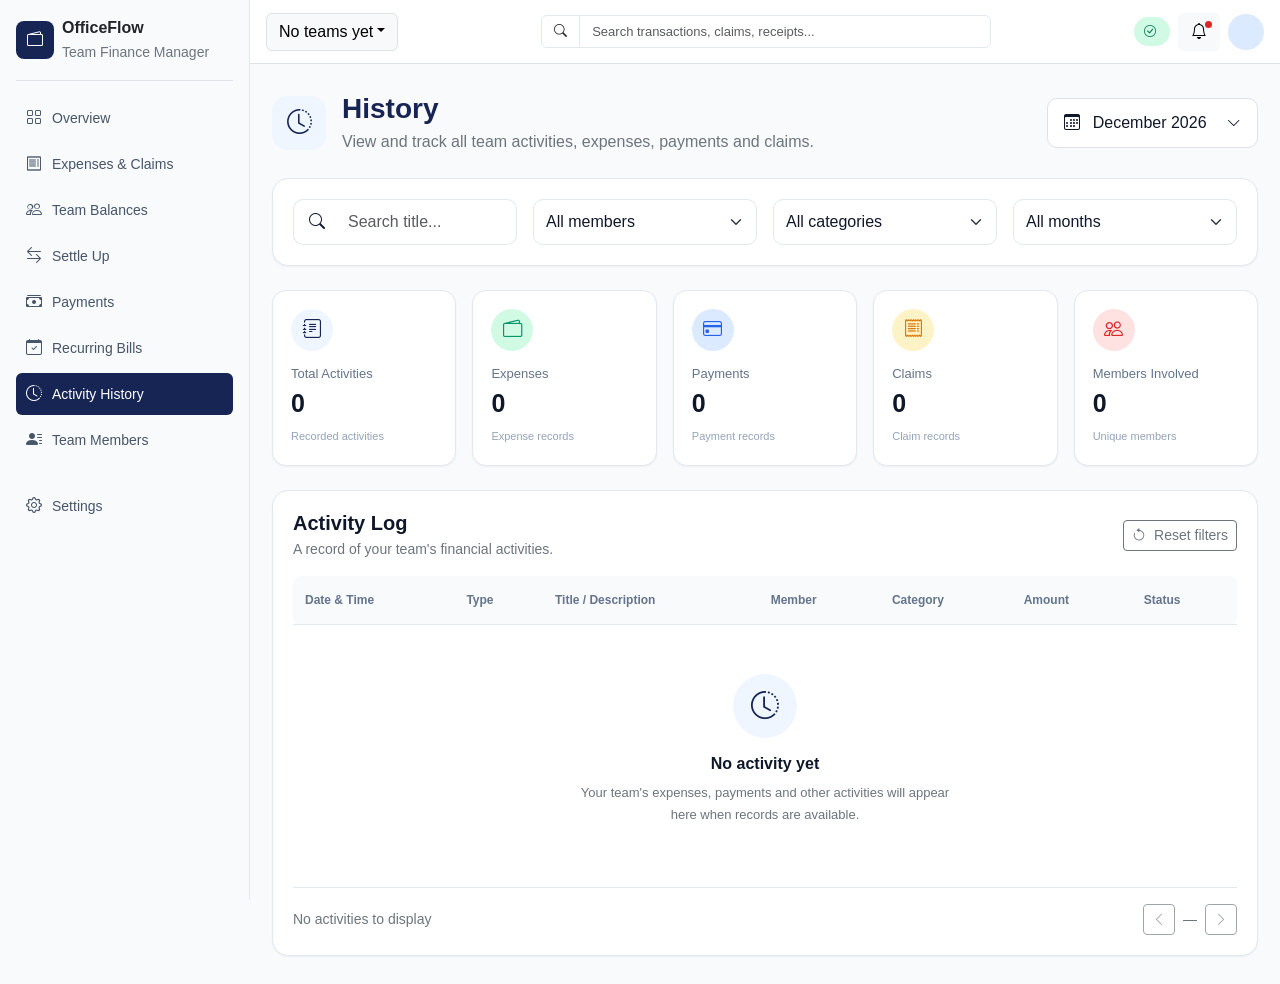
<file: pages/history.html>
<!doctype html>
<html lang="en">
  <head>
    <meta charset="UTF-8" />
    <meta name="viewport" content="width=device-width, initial-scale=1.0" />
    <meta
      name="description"
      content="OfficeFlow - track shared office expenses, claims and petty cash."
    />
    <title>OfficeFlow - Activity History</title>
    <link
      href="https://cdn.jsdelivr.net/npm/bootstrap@5.3.3/dist/css/bootstrap.min.css"
      rel="stylesheet"
    />
    <link
      href="https://cdn.jsdelivr.net/npm/bootstrap-icons@1.11.3/font/bootstrap-icons.min.css"
      rel="stylesheet"
    />
    <link rel="stylesheet" href="../css/main.css" />
    <link rel="stylesheet" href="../css/pages.css" />
  </head>

  <body>
    <div class="d-flex">
      <!-- SIDEBAR -->
      <aside
        class="offcanvas-lg offcanvas-start sidebar"
        tabindex="-1"
        id="sidebar"
        aria-label="Main navigation"
      >
        <div class="offcanvas-body d-flex flex-column p-3">
          <div
            class="sidebar-brand d-flex align-items-center gap-2 border-bottom pb-3 mb-3"
          >
            <a
              href="../index.html"
              class="d-flex align-items-center gap-2 text-decoration-none text-dark"
            >
              <span class="brand-icon"><i class="bi bi-wallet2"></i></span>
              <span>
                <strong class="d-block">OfficeFlow</strong>
                <small class="text-secondary">Team Finance Manager</small>
              </span>
            </a>
            <button
              type="button"
              class="btn-close d-lg-none"
              data-bs-dismiss="offcanvas"
              data-bs-target="#sidebar"
              aria-label="Close menu"
            ></button>
          </div>

          <nav
            class="nav nav-pills flex-column gap-1"
            aria-label="Main navigation"
          >
            <a href="../index.html" class="nav-link">
              <i class="bi bi-grid"></i>
              <span>Overview</span>
            </a>

            <a href="expenses.html" class="nav-link">
              <i class="bi bi-receipt"></i>
              <span>Expenses &amp; Claims</span>
            </a>

            <a href="balances.html" class="nav-link">
              <i class="bi bi-people"></i>
              <span>Team Balances</span>
            </a>

            <a href="settle-up.html" class="nav-link">
              <i class="bi bi-arrow-left-right"></i>
              <span>Settle Up</span>
            </a>

            <a href="payments.html" class="nav-link">
              <i class="bi bi-cash-stack"></i>
              <span>Payments</span>
            </a>

            <a href="recurring-bills.html" class="nav-link">
              <i class="bi bi-calendar-check"></i>
              <span>Recurring Bills</span>
            </a>

            <a href="history.html" class="nav-link active" aria-current="page">
              <i class="bi bi-clock-history"></i>
              <span>Activity History</span>
            </a>

            <a href="members.html" class="nav-link">
              <i class="bi bi-person-lines-fill"></i>
              <span>Team Members</span>
            </a>
          </nav>

          <div class="mt-auto pt-4">
            <a href="settings.html" class="nav-link mb-3">
              <i class="bi bi-gear"></i>
              <span>Settings</span>
            </a>
          </div>
        </div>
      </aside>

      <div id="notificationArea" aria-live="polite" aria-atomic="true"></div>

      <div class="main-content flex-grow-1">
        <nav
          class="navbar bg-white border-bottom px-3 py-2 sticky-top"
          aria-label="Top bar"
        >
          <div class="container-fluid gap-2 p-0">
            <button
              class="btn btn-outline-secondary d-lg-none border-0"
              type="button"
              data-bs-toggle="offcanvas"
              data-bs-target="#sidebar"
              aria-controls="sidebar"
              aria-label="Open navigation menu"
            >
              <i class="bi bi-list fs-3"></i>
            </button>

            <div class="dropdown">
              <button
                class="btn btn-light border dropdown-toggle"
                data-bs-toggle="dropdown"
                type="button"
                id="teamSelector"
              >
                Select a team
              </button>
              <ul class="dropdown-menu" id="teamList"></ul>
            </div>

            <form class="search-form flex-grow-1" role="search">
              <div class="input-group">
                <span class="input-group-text bg-white"
                  ><i class="bi bi-search"></i
                ></span>
                <input
                  type="search"
                  name="q"
                  class="form-control"
                  placeholder="Search transactions, claims, receipts..."
                  aria-label="Search transactions"
                />
              </div>
            </form>

            <div class="d-flex align-items-center gap-2">
              <span class="badge rounded-pill balance-badge">
                <i class="bi bi-check-circle me-1"></i>
                <span class="balance-text">System Balanced (₦0.00)</span>
              </span>
              <button
                type="button"
                class="btn btn-light position-relative"
                aria-label="Notifications"
              >
                <i class="bi bi-bell"></i>
                <span class="notification-dot"></span>
              </button>
              <button
                type="button"
                class="profile-avatar"
                aria-label="User profile"
              ></button>
            </div>
          </div>
        </nav>

        <main class="container-fluid" id="pageContent">
          <section class="history-page">
            <!-- Page heading -->
            <div
              class="d-flex flex-wrap justify-content-between align-items-center gap-3 mb-4"
            >
              <div class="d-flex align-items-center gap-3">
                <div class="history-heading-icon">
                  <i class="bi bi-clock-history"></i>
                </div>

                <div>
                  <h1 class="h3 fw-bold mb-1">History</h1>
                  <p class="text-secondary mb-0">
                    View and track all team activities, expenses, payments and
                    claims.
                  </p>
                </div>
              </div>

              <button
                class="btn btn-light border history-date-btn"
                type="button"
              >
                <i class="bi bi-calendar3 me-2"></i>
                <span id="historyCurrentMonth">Current month</span>
                <i class="bi bi-chevron-down ms-3 small"></i>
              </button>
            </div>

            <!-- Search and filters -->
            <div class="history-filter-panel mb-4">
              <div class="row g-3">
                <div class="col-12 col-md-6 col-xl-3">
                  <label class="visually-hidden" for="historySearch">
                    Search history
                  </label>
                  <div class="input-group history-input-group">
                    <span class="input-group-text">
                      <i class="bi bi-search"></i>
                    </span>
                    <input
                      type="search"
                      id="historySearch"
                      class="form-control"
                      placeholder="Search title..."
                    />
                  </div>
                </div>

                <div class="col-12 col-md-6 col-xl-3">
                  <label class="visually-hidden" for="historyMemberFilter">
                    Filter by member
                  </label>
                  <select
                    id="historyMemberFilter"
                    class="form-select history-filter"
                  >
                    <option value="">All members</option>
                  </select>
                </div>

                <div class="col-12 col-md-6 col-xl-3">
                  <label class="visually-hidden" for="historyCategoryFilter">
                    Filter by category
                  </label>
                  <select
                    id="historyCategoryFilter"
                    class="form-select history-filter"
                  >
                    <option value="">All categories</option>
                  </select>
                </div>

                <div class="col-12 col-md-6 col-xl-3">
                  <label class="visually-hidden" for="historyMonthFilter">
                    Filter by month
                  </label>
                  <select
                    id="historyMonthFilter"
                    class="form-select history-filter"
                  >
                    <option value="">All months</option>
                  </select>
                </div>
              </div>
            </div>

            <!-- Activity summary cards -->
            <div class="row g-3 mb-4">
              <div class="col-6 col-xl">
                <article class="history-stat-card">
                  <div class="history-stat-icon stat-blue">
                    <i class="bi bi-journal-text"></i>
                  </div>
                  <p>Total Activities</p>
                  <h3 id="historyTotalActivities">—</h3>
                  <small>Recorded activities</small>
                </article>
              </div>

              <div class="col-6 col-xl">
                <article class="history-stat-card">
                  <div class="history-stat-icon stat-green">
                    <i class="bi bi-wallet2"></i>
                  </div>
                  <p>Expenses</p>
                  <h3 id="historyTotalExpenses">—</h3>
                  <small>Expense records</small>
                </article>
              </div>

              <div class="col-6 col-xl">
                <article class="history-stat-card">
                  <div class="history-stat-icon stat-purple">
                    <i class="bi bi-credit-card"></i>
                  </div>
                  <p>Payments</p>
                  <h3 id="historyTotalPayments">—</h3>
                  <small>Payment records</small>
                </article>
              </div>

              <div class="col-6 col-xl">
                <article class="history-stat-card">
                  <div class="history-stat-icon stat-orange">
                    <i class="bi bi-receipt"></i>
                  </div>
                  <p>Claims</p>
                  <h3 id="historyTotalClaims">—</h3>
                  <small>Claim records</small>
                </article>
              </div>

              <div class="col-12 col-xl">
                <article class="history-stat-card">
                  <div class="history-stat-icon stat-red">
                    <i class="bi bi-people"></i>
                  </div>
                  <p>Members Involved</p>
                  <h3 id="historyTotalMembers">—</h3>
                  <small>Unique members</small>
                </article>
              </div>
            </div>

            <!-- History table -->
            <div class="history-table-panel">
              <div
                class="d-flex flex-wrap justify-content-between align-items-center gap-2 mb-3"
              >
                <div>
                  <h2 class="h5 fw-bold mb-1">Activity Log</h2>
                  <p class="text-secondary small mb-0">
                    A record of your team's financial activities.
                  </p>
                </div>

                <button
                  type="button"
                  class="btn btn-outline-secondary btn-sm"
                  id="historyResetFilters"
                >
                  <i class="bi bi-arrow-counterclockwise me-1"></i>
                  Reset filters
                </button>
              </div>

              <div class="table-responsive">
                <table class="table history-table align-middle mb-0">
                  <thead>
                    <tr>
                      <th scope="col">Date &amp; Time</th>
                      <th scope="col">Type</th>
                      <th scope="col">Title / Description</th>
                      <th scope="col">Member</th>
                      <th scope="col">Category</th>
                      <th scope="col">Amount</th>
                      <th scope="col">Status</th>
                    </tr>
                  </thead>

                  <tbody id="historyTableBody">
                    <!-- JavaScript will insert activity rows here. -->
                  </tbody>
                </table>
              </div>

              <!-- Empty state: shown when no records exist -->
              <div id="historyEmptyState" class="history-empty-state">
                <div class="history-empty-icon">
                  <i class="bi bi-clock-history"></i>
                </div>
                <h3 class="h6 fw-bold mt-3">No activity yet</h3>
                <p class="text-secondary mb-0">
                  Your team's expenses, payments and other activities will
                  appear here when records are available.
                </p>
              </div>

              <!-- Pagination area -->
              <div
                class="history-pagination d-flex flex-wrap justify-content-between align-items-center gap-3"
              >
                <small id="historyResultsCount" class="text-secondary">
                  No activities to display
                </small>

                <div class="d-flex align-items-center gap-2">
                  <button
                    class="btn btn-outline-secondary btn-sm"
                    id="historyPrevPage"
                    type="button"
                    disabled
                    aria-label="Previous page"
                  >
                    <i class="bi bi-chevron-left"></i>
                  </button>

                  <span id="historyPageNumber" class="small text-secondary"
                    >—</span
                  >

                  <button
                    class="btn btn-outline-secondary btn-sm"
                    id="historyNextPage"
                    type="button"
                    disabled
                    aria-label="Next page"
                  >
                    <i class="bi bi-chevron-right"></i>
                  </button>
                </div>
              </div>
            </div>
          </section>
        </main>
      </div>
    </div>

    <script src="https://cdn.jsdelivr.net/npm/bootstrap@5.3.3/dist/js/bootstrap.bundle.min.js"></script>
    <script src="../js/storage.js"></script>
    <script src="../js/app.js"></script>
  </body>
</html>
</file>
<file: css/main.css>
:root {
  /* Primary Brand Colors */
  --primary-color: #172554;
  --primary-hover: #1e3a8a;
  --primary-light: #eff6ff;

  /* Accent Colors */
  --accent-color: #059669;
  --accent-hover: #047857;
  --accent-light: #d1fae5;

  /* Background Colors */
  --bg-color: #f8fafc;
  --surface-color: #ffffff;
  --sidebar-color: #ffffff;

  /* Text Colors */
  --text-primary: #0f172a;
  --text-secondary: #64748b;
  --text-muted: #94a3b8;
  --text-on-primary: #ffffff;

  /* Border Colors */
  --border-color: #e2e8f0;
  --border-focus: #2563eb;

  /* Financial Status Colors */
  --success-color: #059669;
  --success-bg: #d1fae5;

  --danger-color: #dc2626;
  --danger-bg: #fee2e2;

  --warning-color: #d97706;
  --warning-bg: #fef3c7;

  --info-color: #2563eb;
  --info-bg: #dbeafe;

  /* Buttons */
  --btn-primary-bg: #172554;
  --btn-primary-hover: #1e3a8a;
  --btn-success-bg: #059669;
  --btn-danger-bg: #dc2626;

  /* Shadows */
  --shadow-sm: 0 1px 2px rgba(15, 23, 42, 0.05);
  --shadow-md: 0 4px 12px rgba(15, 23, 42, 0.08);

  /* Border Radius */
  --radius-sm: 6px;
  --radius-md: 10px;
  --radius-lg: 14px;
  --radius-xl: 20px;

  /* Spacing */
  --spacing-xs: 4px;
  --spacing-sm: 8px;
  --spacing-md: 16px;
  --spacing-lg: 24px;
  --spacing-xl: 32px;

  /* Typography */
  --font-family: "Inter", sans-serif;

  /* Layout */
  --sidebar-width: 250px;
  --header-height: 64px;
}

/* General page */
body {
  margin: 0;
  background-color: var(--bg-color);
  color: var(--text-primary);
  font-family: Arial, sans-serif;
}

/* Sidebar */
.sidebar {
  width: 250px;
  height: 100vh;
  background-color: #ffffff;
  border-right: 1px solid var(--border-color);
  overflow-y: auto;
}

.brand-icon {
  width: 38px;
  height: 38px;
  background-color: var(--primary-color);
  color: white;
  border-radius: 8px;
  display: flex;
  align-items: center;
  justify-content: center;
}

.sidebar .nav-link {
  display: flex;
  align-items: center;
  gap: 10px;
  color: #475569;
  font-size: 14px;
  padding: 9px 10px;
  border-radius: 6px;
}

.sidebar .nav-link i {
  font-size: 16px;
}

.sidebar .nav-link:hover {
  background-color: #f1f5f9;
  color: var(--primary-color);
}

/* active link  */
.sidebar .nav-link.active {
  background-color: var(--primary-color);
  color: #ffffff;
}

.main-content {
  min-width: 0;
}

/* Top navbar */
.navbar {
  min-height: 64px;
}

/* teamSelector */
.teamSelector {
  font-size: 10px;
}

/* Search field */
.search-form {
  max-width: 450px;
  min-width: 120px;
}

.search-form .form-control,
.search-form .input-group-text {
  border-color: var(--border-color);
  font-size: 13px;
}

/* Balanced status badge */
.balance-badge {
  background-color: #d1fae5;
  color: #047857;
  font-weight: 500;
  padding: 8px 10px;
}

/* Notification dot */
.notification-dot {
  position: absolute;
  top: 7px;
  right: 7px;
  width: 7px;
  height: 7px;
  background-color: #dc2626;
  border-radius: 50%;
}

/* Profile avatar */
.profile-avatar {
  width: 36px;
  height: 36px;
  border-radius: 50%;
  background-color: #dbeafe;
  color: var(--primary-color);
  border: none;
  display: flex;
  align-items: center;
  justify-content: center;
  font-weight: bold;
}

/* Desktop layout */
@media (min-width: 992px) {
  .sidebar {
    position: sticky;
    top: 0;
    flex-shrink: 0;
  }
}

/* Tablet and mobile */
@media (max-width: 991.98px) {
  .sidebar {
    --bs-offcanvas-width: 70vw;
    width: 50vw;
    border-right: none;
  }

  .sidebar-brand .btn-close {
    margin-left: auto;
  }

  .offcanvas-backdrop.show {
    background-color: #000;
    opacity: 0.65;
  }

  .search-form {
    order: 3;
    flex-basis: 100%;
    max-width: none;
  }

  .team-name {
    max-width: 180px;
    display: inline-block;
    overflow: hidden;
    text-overflow: ellipsis;
    white-space: nowrap;
    vertical-align: middle;
  }

  .balance-text {
    display: none;
  }
}

/* Small mobile screens */
@media (max-width: 575.98px) {
  .team-name {
    max-width: 145px;
  }

  .navbar {
    padding-left: 10px !important;
    padding-right: 10px !important;
  }
}

.overview-actions {
  display: flex;
  align-items: center;
  justify-content: flex-end;
  gap: 8px;
  flex-wrap: wrap;
}

.overview-btn {
  display: inline-flex;
  align-items: center;
  justify-content: center;
  gap: 7px;
  min-height: 38px;
  padding: 8px 12px;
  background: var(--surface-color);
  color: var(--text-primary);
  border: 1px solid var(--border-color);
  border-radius: var(--radius-md);
  font-family: var(--font-family);
  font-size: 12px;
  font-weight: 500;
  white-space: nowrap;
  cursor: pointer;
  transition:
    background-color 0.2s,
    border-color 0.2s;
}

.overview-btn:hover {
  background-color: var(--bg-color);
  border-color: #cbd5e1;
}

.vault-status {
  display: inline-flex;
  align-items: center;
  gap: 5px;
  padding: 5px 9px;

  color: var(--accent-color);
  background: var(--accent-light);
  border-radius: 20px;

  font-size: 10px;
  font-weight: 600;
  white-space: nowrap;
}

.vault-status i {
  font-size: 6px;
}

.date-btn {
  min-width: 112px;
  justify-content: flex-start;
}

.dropdown-arrow {
  margin-left: auto;
  font-size: 10px;
}

.payment-btn {
  background: var(--surface-color);
}

.add-expense-btn {
  background: var(--primary-color);
  color: var(--text-on-primary);
  border-color: var(--primary-color);
}

.add-expense-btn:hover {
  background: var(--primary-hover);
  border-color: var(--primary-hover);
  color: var(--text-on-primary);
}

/* Smaller screens */
@media (max-width: 768px) {
  .overview-actions {
    justify-content: flex-start;
    margin-top: 16px;
  }

  .overview-actions .overview-btn {
    font-size: 11px;
    padding: 7px 9px;
  }

  .vault-status {
    font-size: 10px;
  }
}

@media (max-width: 480px) {
  .overview-actions {
    gap: 6px;
  }

  .date-btn {
    min-width: auto;
  }
}

/* Main overview content */
.overview-dashboard {
  display: flex;
  flex-direction: column;
  gap: 14px;
  width: 100%;
  min-width: 0;
  margin-top: 8px;
  padding: 0 1rem 0.5rem;
  box-sizing: border-box;
}

/* Audit banner */
.audit-banner {
  display: flex;
  align-items: center;
  gap: 12px;
  padding: 14px;
  background: var(--surface-color);
  border: 1px solid #bfdbfe;
  border-radius: var(--radius-md);
}

.audit-icon {
  display: flex;
  align-items: center;
  justify-content: center;
  width: 34px;
  height: 34px;
  flex-shrink: 0;
  color: var(--accent-color);
  background: var(--accent-light);
  border-radius: 50%;
  font-size: 17px;
}

.audit-message {
  flex: 1;
  min-width: 0;
}

.audit-message .audit-title {
  margin: 0 0 4px;
  font-size: 12px;
  font-weight: 700;
  color: #065f46;
}

.audit-message .audit-title span {
  color: var(--accent-color);
}

.audit-message p {
  margin: 0;
  color: var(--text-secondary);
  font-size: 10px;
}

.audit-actions {
  display: flex;
  align-items: center;
  gap: 8px;
}

.audit-hash {
  padding: 5px 8px;
  background: #eff6ff;
  border-radius: 5px;
  color: #475569;
  font-size: 9px;
  white-space: nowrap;
}

.audit-sheet-btn {
  border: 0;
  background: transparent;
  color: var(--primary-color);
  font-size: 10px;
  font-weight: 600;
  white-space: nowrap;
}

/* Four summary cards */
.summary-grid {
  display: grid;
  grid-template-columns: repeat(3, minmax(0, 1fr));
  gap: 10px;
}

.summary-card {
  min-width: 0;
  padding: 14px;
  background: var(--surface-color);
  border: 1px solid var(--border-color);
  border-radius: var(--radius-md);
}

.card-heading {
  display: flex;
  align-items: flex-start;
  justify-content: space-between;
  gap: 6px;
  color: var(--text-secondary);
  font-size: 10px;
  line-height: 1.5;
  font-weight: 600;
}

.summary-icon {
  display: flex;
  align-items: center;
  justify-content: center;
  width: 30px;
  height: 30px;
  flex-shrink: 0;
  border-radius: 7px;
  font-size: 14px;
}

.blue-icon {
  color: #1d4ed8;
  background: #eff6ff;
}

.orange-icon {
  color: #b45309;
  background: #fef3c7;
}

.green-icon {
  color: #047857;
  background: #d1fae5;
}

.summary-card h2 {
  margin: 10px 0 7px;
  color: var(--text-primary);
  font-size: clamp(18px, 2vw, 27px);
  font-weight: 750;
  letter-spacing: -0.7px;
  overflow-wrap: anywhere;
}

.summary-card h2 small {
  font-size: 12px;
  font-weight: 400;
  letter-spacing: 0;
}

.small-badge {
  display: inline-block;
  max-width: 100%;
  padding: 4px 6px;
  border-radius: 4px;
  font-size: 9px;
  line-height: 1.3;
}

.green-badge {
  color: #047857;
  background: #d1fae5;
}

.orange-badge {
  color: #92400e;
  background: #fef3c7;
}

.blue-badge {
  color: #1d4ed8;
  background: #dbeafe;
}

.card-footer {
  display: flex;
  align-items: center;
  justify-content: space-between;
  gap: 6px;
  margin-top: 15px;
  padding-top: 10px;
  border-top: 1px solid #f1f5f9;
  color: var(--text-secondary);
  font-size: 9px;
}

.card-footer strong {
  color: var(--text-primary);
  text-align: right;
  font-weight: 600;
}

/* Chart panels */
.charts-grid {
  display: grid;
  grid-template-columns: minmax(0, 0.9fr) minmax(0, 1.1fr);
  gap: 14px;
}

.chart-panel {
  min-width: 0;
  padding: 16px;
  background: var(--surface-color);
  border: 1px solid var(--border-color);
  border-radius: var(--radius-md);
}

.chart-heading {
  display: flex;
  justify-content: space-between;
  align-items: flex-start;
  gap: 10px;
}

.chart-heading h3 {
  margin: 0 0 4px;
  color: var(--text-primary);
  font-size: 13px;
  font-weight: 700;
}

.chart-heading p {
  margin: 0;
  color: var(--text-secondary);
  font-size: 10px;
}

.chart-menu-btn {
  border: 0;
  background: transparent;
  color: var(--text-secondary);
}

.doughnut-container {
  position: relative;
  width: 100%;
  max-width: 230px;
  height: 180px;
  margin: 12px auto;
}

.doughnut-container canvas {
  width: 100% !important;
  height: 100% !important;
}

.doughnut-center {
  position: absolute;
  top: 50%;
  left: 50%;
  display: flex;
  align-items: center;
  flex-direction: column;
  gap: 3px;
  width: 55%;
  transform: translate(-50%, -50%);
  pointer-events: none;
  text-align: center;
}

.doughnut-center span {
  color: var(--text-secondary);
  font-size: 8px;
  letter-spacing: 0.5px;
}

.doughnut-center strong {
  color: var(--text-primary);
  font-size: 14px;
}

.doughnut-center small {
  color: var(--accent-color);
  font-size: 9px;
}

.category-legend {
  display: grid;
  grid-template-columns: repeat(2, minmax(0, 1fr));
  gap: 8px;
}

.legend-item {
  display: flex;
  align-items: flex-start;
  gap: 6px;
  min-width: 0;
  font-size: 9px;
}

.legend-dot {
  width: 7px;
  height: 7px;
  margin-top: 3px;
  flex-shrink: 0;
  border-radius: 2px;
}

.legend-name {
  flex: 1;
  color: var(--text-secondary);
  overflow-wrap: anywhere;
}

.legend-value {
  color: var(--text-primary);
  font-weight: 600;
  white-space: nowrap;
}

/* Member bar chart */
.bar-chart-container {
  position: relative;
  height: 230px;
  margin-top: 12px;
}

.chart-note {
  display: flex;
  align-items: center;
  gap: 8px;
  margin-top: 12px;
  padding: 10px;
  background: #eff6ff;
  border-radius: 7px;
  color: var(--text-secondary);
  font-size: 10px;
}

.chart-note > i {
  color: #2563eb;
}

.chart-note span {
  flex: 1;
}

.chart-note button {
  border: 0;
  background: transparent;
  color: #1d4ed8;
  font-size: 10px;
  font-weight: 600;
  white-space: nowrap;
}

/* Responsive layout */
@media (max-width: 1100px) {
  .summary-grid {
    grid-template-columns: repeat(2, minmax(0, 1fr));
  }

  .charts-grid {
    grid-template-columns: 1fr;
  }
}

@media (max-width: 600px) {
  .audit-banner {
    align-items: flex-start;
    flex-wrap: wrap;
  }

  .audit-message {
    flex-basis: calc(100% - 50px);
  }

  .audit-actions {
    width: 100%;
    justify-content: flex-end;
  }

  .summary-grid {
    grid-template-columns: 1fr;
  }

  .summary-card h2 {
    font-size: 24px;
  }

  .category-legend {
    grid-template-columns: 1fr 1fr;
  }

  .chart-panel {
    padding: 12px;
  }
}

.activity-log {
  width: 100%;
  min-width: 0;
  padding: 16px;
  background: var(--surface-color);
  border: 1px solid var(--border-color);
  border-radius: var(--radius-md);
}
.activity-log {
  color: var(--text-primary);
}
.activity-log p {
  font-size: 13px;
  font-weight: 600;
}

/* Activity history page */
.card-main {
  max-width: 1000px;
  width: 100%;
  min-height: 550px;
}
.bg-light-blue {
  background-color: var(--info-bg) !important;
}
.text-custom-blue {
  color: var(--primary-hover) !important;
}
.filter-control {
  color: var(--primary-color);
  border-color: var(--border-color);
}
.filter-control::placeholder {
  color: var(--text-muted);
}
.filter-control:focus {
  border-color: var(--border-focus);
  box-shadow: 0 0 0 0.25rem var(--info-bg);
}
.empty-state-box {
  border: 1px solid var(--border-color);
}
.icon-large {
  font-size: 3rem;
  color: var(--text-muted);
}

/* ==============================
   HISTORY PAGE
================================ */

.history-page {
  padding: 28px 10px;
  min-width: 0;
  color: var(--text-primary);
  min-height: 100%;
}

.history-heading-icon {
  width: 54px;
  height: 54px;
  flex-shrink: 0;
  display: grid;
  place-items: center;
  color: var(--primary-color);
  background: var(--primary-light);
  border-radius: 15px;
  font-size: 25px;
}

.history-page h1 {
  color: var(--primary-color);
}

.history-date-btn {
  background: var(--surface-color);
  border-color: var(--border-color);
  border-radius: 10px;
  padding: 12px 16px;
  color: var(--text-primary);
}

.history-filter-panel,
.history-table-panel {
  background: var(--surface-color);
  border: 1px solid var(--border-color);
  border-radius: 16px;
  padding: 20px;
  box-shadow: var(--shadow-sm);
}

.history-input-group {
  min-height: 46px;
}

.history-input-group .input-group-text,
.history-input-group .form-control {
  background: var(--surface-color);
  border-color: var(--border-color);
  color: var(--text-primary);
}

.history-input-group .input-group-text {
  border-right: 0;
  border-radius: 10px 0 0 10px;
  padding-left: 15px;
}

.history-input-group .form-control {
  border-left: 0;
  border-radius: 0 10px 10px 0;
  box-shadow: none;
}

.history-input-group .form-control:focus {
  border-color: var(--border-focus);
}

.history-filter {
  min-height: 46px;
  border-color: var(--border-color);
  border-radius: 10px;
  color: var(--text-primary);
  box-shadow: none;
}

.history-filter:focus {
  border-color: var(--border-focus);
  box-shadow: 0 0 0 3px var(--info-bg);
}

/* Summary cards */

.history-stat-card {
  height: 100%;
  min-height: 155px;
  padding: 18px;
  background: var(--surface-color);
  border: 1px solid var(--border-color);
  border-radius: 14px;
  box-shadow: var(--shadow-sm);
  transition:
    transform 0.2s ease,
    box-shadow 0.2s ease;
}

.history-stat-card:hover {
  transform: translateY(-3px);
  box-shadow: var(--shadow-md);
}

.history-stat-icon {
  width: 42px;
  height: 42px;
  display: grid;
  place-items: center;
  border-radius: 50%;
  font-size: 19px;
  margin-bottom: 13px;
}

.stat-blue {
  color: var(--primary-color);
  background: var(--primary-light);
}

.stat-green {
  color: var(--accent-color);
  background: var(--accent-light);
}

.stat-purple {
  color: var(--info-color);
  background: var(--info-bg);
}

.stat-orange {
  color: var(--warning-color);
  background: var(--warning-bg);
}

.stat-red {
  color: var(--danger-color);
  background: var(--danger-bg);
}

.history-stat-card p {
  color: var(--text-secondary);
  font-size: 13px;
  margin-bottom: 5px;
}

.history-stat-card h3 {
  color: var(--text-primary);
  font-size: 25px;
  font-weight: 700;
  margin-bottom: 5px;
  overflow-wrap: anywhere;
}

.history-stat-card small {
  color: var(--text-muted);
  font-size: 11px;
}

/* Activity table */

.history-table {
  white-space: nowrap;
}

.history-table thead th {
  padding: 15px 12px;
  background: var(--bg-color);
  color: var(--text-secondary);
  font-size: 12px;
  font-weight: 700;
  border-bottom: 1px solid var(--border-color);
}

.history-table thead th:first-child {
  border-radius: 8px 0 0 8px;
}

.history-table thead th:last-child {
  border-radius: 0 8px 8px 0;
}

.history-table tbody td {
  padding: 15px 12px;
  border-color: var(--border-color);
  color: var(--text-primary);
  font-size: 12px;
}

.history-table tbody tr:hover td {
  background: var(--bg-color);
}

.history-type-badge,
.history-status-badge,
.history-category-badge {
  display: inline-flex;
  align-items: center;
  gap: 6px;
  padding: 7px 11px;
  border-radius: 20px;
  font-size: 11px;
  font-weight: 600;
}

.history-type-expense {
  color: var(--accent-hover);
  background: var(--accent-light);
}

.history-type-payment {
  color: var(--primary-color);
  background: var(--primary-light);
}

.history-type-claim {
  color: var(--warning-color);
  background: var(--warning-bg);
}

.history-status-approved,
.history-status-completed {
  color: var(--success-color);
  background: var(--success-bg);
}

.history-status-pending {
  color: var(--warning-color);
  background: var(--warning-bg);
}

.history-status-rejected {
  color: var(--danger-color);
  background: var(--danger-bg);
}

.history-category-badge {
  color: var(--text-secondary);
  background: var(--bg-color);
}

/* Empty state */

.history-empty-state {
  display: flex;
  flex-direction: column;
  align-items: center;
  justify-content: center;
  text-align: center;
  min-height: 250px;
  padding: 32px 20px;
}

.history-empty-icon {
  width: 64px;
  height: 64px;
  display: grid;
  place-items: center;
  color: var(--primary-color);
  background: var(--primary-light);
  border-radius: 50%;
  font-size: 28px;
}

.history-empty-state p {
  max-width: 380px;
  font-size: 13px;
  line-height: 1.7;
}

.history-pagination {
  border-top: 1px solid var(--border-color);
  padding-top: 16px;
  margin-top: 12px;
}

/* Responsive layout */

@media (max-width: 767.98px) {
  .history-page {
    padding: 16px;
  }

  .history-filter-panel,
  .history-table-panel {
    padding: 14px;
    border-radius: 12px;
  }

  .history-date-btn {
    width: 100%;
    text-align: left;
  }

  .history-stat-card {
    min-height: 140px;
    padding: 14px;
  }

  .history-stat-card h3 {
    font-size: 22px;
  }

  .history-table {
    min-width: 850px;
  }
}

/* =================
   TEAM MEMBERS PAGE
==================== */

.members-page {
  min-width: 0;
  min-height: 100%;
  padding: 28px;
  background: var(--bg-color);
  color: var(--text-primary);
}

.members-heading-icon {
  width: 54px;
  height: 54px;
  display: grid;
  place-items: center;
  flex-shrink: 0;
  border-radius: 15px;
  background: var(--primary-light);
  color: var(--primary-color);
  font-size: 25px;
}

.member-summary-card,
.members-table-panel,
.member-detail-panel {
  background: var(--surface-color);
  border: 1px solid var(--border-color);
  border-radius: 15px;
  box-shadow: var(--shadow-sm);
}

.member-summary-card {
  min-height: 126px;
  padding: 20px;
  display: flex;
  align-items: center;
  gap: 15px;
}

.member-summary-icon {
  width: 46px;
  height: 46px;
  flex-shrink: 0;
  display: grid;
  place-items: center;
  border-radius: 14px;
  font-size: 20px;
}

.member-blue {
  color: var(--primary-color);
  background: var(--primary-light);
}

.member-orange {
  color: var(--warning-color);
  background: var(--warning-bg);
}

.member-green {
  color: var(--accent-color);
  background: var(--accent-light);
}

.member-summary-card p {
  color: var(--text-secondary);
  font-size: 12px;
  margin-bottom: 4px;
}

.member-summary-card h2 {
  color: var(--text-primary);
  font-size: 25px;
  font-weight: 750;
  margin-bottom: 3px;
  overflow-wrap: anywhere;
}

.member-summary-card small {
  color: var(--text-muted);
  font-size: 11px;
}

.member-badge {
  padding: 4px 9px;
  border-radius: 20px;
  font-size: 10px;
  font-weight: 600;
}

.member-positive {
  color: var(--success-color);
  background: var(--success-bg);
}

.members-table-panel {
  padding: 18px;
  min-width: 0;
}

.members-search .input-group-text,
.members-search .form-control {
  min-height: 42px;
  border-color: var(--border-color);
  background: var(--surface-color);
  box-shadow: none;
}

.members-search .input-group-text {
  color: var(--text-secondary);
  border-right: 0;
  border-radius: 9px 0 0 9px;
}

.members-search .form-control {
  border-left: 0;
  border-radius: 0 9px 9px 0;
  font-size: 12px;
}

.member-select {
  width: auto;
  max-width: 100%;
  min-height: 42px;
  border-color: var(--border-color);
  border-radius: 9px;
  color: var(--text-primary);
  font-size: 12px;
  box-shadow: none;
}

.members-table {
  min-width: 650px;
  white-space: nowrap;
}

.members-table thead th {
  padding: 14px 12px;
  background: var(--bg-color);
  border-bottom: 1px solid var(--border-color);
  color: var(--text-secondary);
  font-size: 10px;
  font-weight: 750;
  text-transform: uppercase;
}

.members-table tbody td {
  padding: 15px 12px;
  border-color: var(--border-color);
  color: var(--text-primary);
  font-size: 12px;
}

.members-table tbody tr:hover td {
  background: var(--bg-color);
}

.member-row-avatar {
  width: 36px;
  height: 36px;
  flex-shrink: 0;
  display: grid;
  place-items: center;
  border-radius: 50%;
  background: var(--primary-light);
  color: var(--primary-color);
  font-size: 11px;
  font-weight: 750;
}

.member-name {
  color: var(--text-primary);
  font-weight: 700;
  margin-bottom: 3px;
}

.member-email {
  color: var(--text-muted);
  font-size: 10px;
}

.member-role-badge {
  display: inline-block;
  padding: 5px 9px;
  border-radius: 20px;
  background: var(--bg-color);
  color: var(--text-secondary);
  font-size: 10px;
  font-weight: 700;
}

.member-role-admin {
  color: var(--text-on-primary);
  background: var(--primary-color);
}

.member-role-approver {
  color: var(--info-color);
  background: var(--info-bg);
}

.member-balance-positive {
  color: var(--success-color) !important;
  font-weight: 750;
}

.member-balance-negative {
  color: var(--danger-color) !important;
  font-weight: 750;
}

.member-balance-neutral {
  color: var(--text-secondary) !important;
  font-weight: 750;
}

.member-balance-note {
  display: block;
  margin-top: 4px;
  font-size: 10px;
}

.member-row-action {
  border: 0;
  background: transparent;
  color: var(--text-secondary);
}

.member-row-action:hover {
  color: var(--primary-color);
}

.member-detail-panel {
  padding: 20px;
}

.member-profile-avatar {
  width: 54px;
  height: 54px;
  display: grid;
  place-items: center;
  flex-shrink: 0;
  border-radius: 50%;
  background: var(--primary-light);
  color: var(--primary-color);
  font-size: 19px;
  font-weight: 750;
}

.member-balance-box {
  padding: 16px;
  border-radius: 11px;
  background: var(--bg-color);
  color: var(--text-secondary);
  font-size: 12px;
}

.member-balance-box strong {
  color: var(--success-color);
  text-align: right;
}

.role-guideline {
  display: flex;
  align-items: flex-start;
  gap: 12px;
  margin-bottom: 20px;
}

.role-guideline:last-child {
  margin-bottom: 0;
}

.role-guideline-icon {
  width: 34px;
  height: 34px;
  display: grid;
  place-items: center;
  flex-shrink: 0;
  border-radius: 50%;
  color: var(--primary-color);
  background: var(--primary-light);
}

.role-guideline strong {
  display: block;
  margin-bottom: 4px;
  font-size: 12px;
  color: var(--text-primary);
}

.role-guideline p {
  margin-bottom: 0;
  color: var(--text-secondary);
  font-size: 11px;
  line-height: 1.6;
}

.members-empty-state {
  padding: 55px 15px;
  text-align: center;
  color: var(--text-muted);
}

.members-page .btn-primary {
  background-color: var(--btn-primary-bg);
  border-color: var(--btn-primary-bg);
}

.members-page .btn-primary:hover {
  background-color: var(--btn-primary-hover);
  border-color: var(--btn-primary-hover);
}

.members-page .btn-outline-primary {
  color: var(--primary-color);
  border-color: var(--primary-color);
}

.members-page .btn-outline-primary:hover {
  color: var(--text-on-primary);
  background-color: var(--primary-color);
  border-color: var(--primary-color);
}

.members-empty-state > i {
  font-size: 38px;
}

.members-empty-state[hidden] {
  display: none !important;
}

@media (max-width: 767.98px) {
  .members-page {
    padding: 16px;
  }

  .member-summary-card {
    padding: 14px;
    gap: 10px;
  }

  .member-summary-icon {
    width: 38px;
    height: 38px;
    font-size: 17px;
  }

  .member-summary-card h2 {
    font-size: 21px;
  }

  .members-table-panel,
  .member-detail-panel {
    padding: 14px;
  }

  .member-select {
    flex: 1;
  }
}

.expensesFilter {
  display: grid;
  grid-template-columns: repeat(3, minmax(0, 1fr));
  gap: 0.5rem;
  width: 100%;
}

@media (max-width: 767.98px) {
  .expensesFilter {
    grid-template-columns: repeat(2, minmax(0, 1fr));
  }
}
</file>
<file: css/pages.css>
.page-heading {
  display: flex;
  flex-wrap: wrap;
  align-items: center;
  justify-content: space-between;
  gap: 12px;
  margin-bottom: 20px;
}

.panel {
  margin-bottom: 16px;
  padding: 16px;
  background: var(--surface-color);
  border: 1px solid var(--border-color);
  border-radius: var(--radius-md);
  box-shadow: var(--shadow-sm);
}

/* List rows (expenses, payments, members, settle-up, recent activity) */
.row-item {
  display: flex;
  align-items: center;
  gap: 12px;
  padding: 12px 0;
  border-bottom: 1px solid var(--border-color);
}

.row-item:first-child {
  padding-top: 0;
}

.row-item:last-child {
  padding-bottom: 0;
  border-bottom: 0;
}

.row-icon {
  display: grid;
  flex-shrink: 0;
  place-items: center;
  width: 40px;
  height: 40px;
  border-radius: 50%;
  background: var(--primary-light);
  color: var(--primary-color);
  font-size: 13px;
  font-weight: 600;
}

.row-main {
  flex: 1;
  min-width: 0;
}

/* Empty state used inside panels */
.empty-state {
  padding: 40px 16px;
  text-align: center;
  color: var(--text-muted);
}

.empty-state > i {
  display: block;
  margin-bottom: 8px;
  font-size: 2.5rem;
}

.empty-state > p {
  margin-bottom: 16px;
}

/* Primary (navy) button */
.btn-navy {
  --bs-btn-color: var(--text-on-primary);
  --bs-btn-bg: var(--primary-color);
  --bs-btn-border-color: var(--primary-color);
  --bs-btn-hover-color: var(--text-on-primary);
  --bs-btn-hover-bg: var(--primary-hover);
  --bs-btn-hover-border-color: var(--primary-hover);
  --bs-btn-active-color: var(--text-on-primary);
  --bs-btn-active-bg: var(--primary-hover);
  --bs-btn-active-border-color: var(--primary-hover);
  --bs-btn-disabled-color: var(--text-on-primary);
  --bs-btn-disabled-bg: var(--primary-color);
  --bs-btn-disabled-border-color: var(--primary-color);
}

/* Balance badges and coloured amounts */
.badge-pos {
  background: var(--success-bg);
  color: var(--success-color);
}

.badge-neg {
  background: var(--danger-bg);
  color: var(--danger-color);
}

.badge-zero {
  background: #f1f5f9;
  color: var(--text-secondary);
}

.pos {
  color: var(--success-color);
}

.neg {
  color: var(--danger-color);
}

/* Pop-up notifications (js/utils/notification.js) */
#notificationArea {
  position: fixed;
  top: 16px;
  right: 16px;
  z-index: 2000;
  width: min(360px, calc(100vw - 32px));
}

/* Recent activity heading on the overview */
.activity-log h2 {
  margin-bottom: 8px;
  font-size: 13px;
  font-weight: 600;
}

.activity-log .row-item {
  justify-content: space-between;
}
</file>
